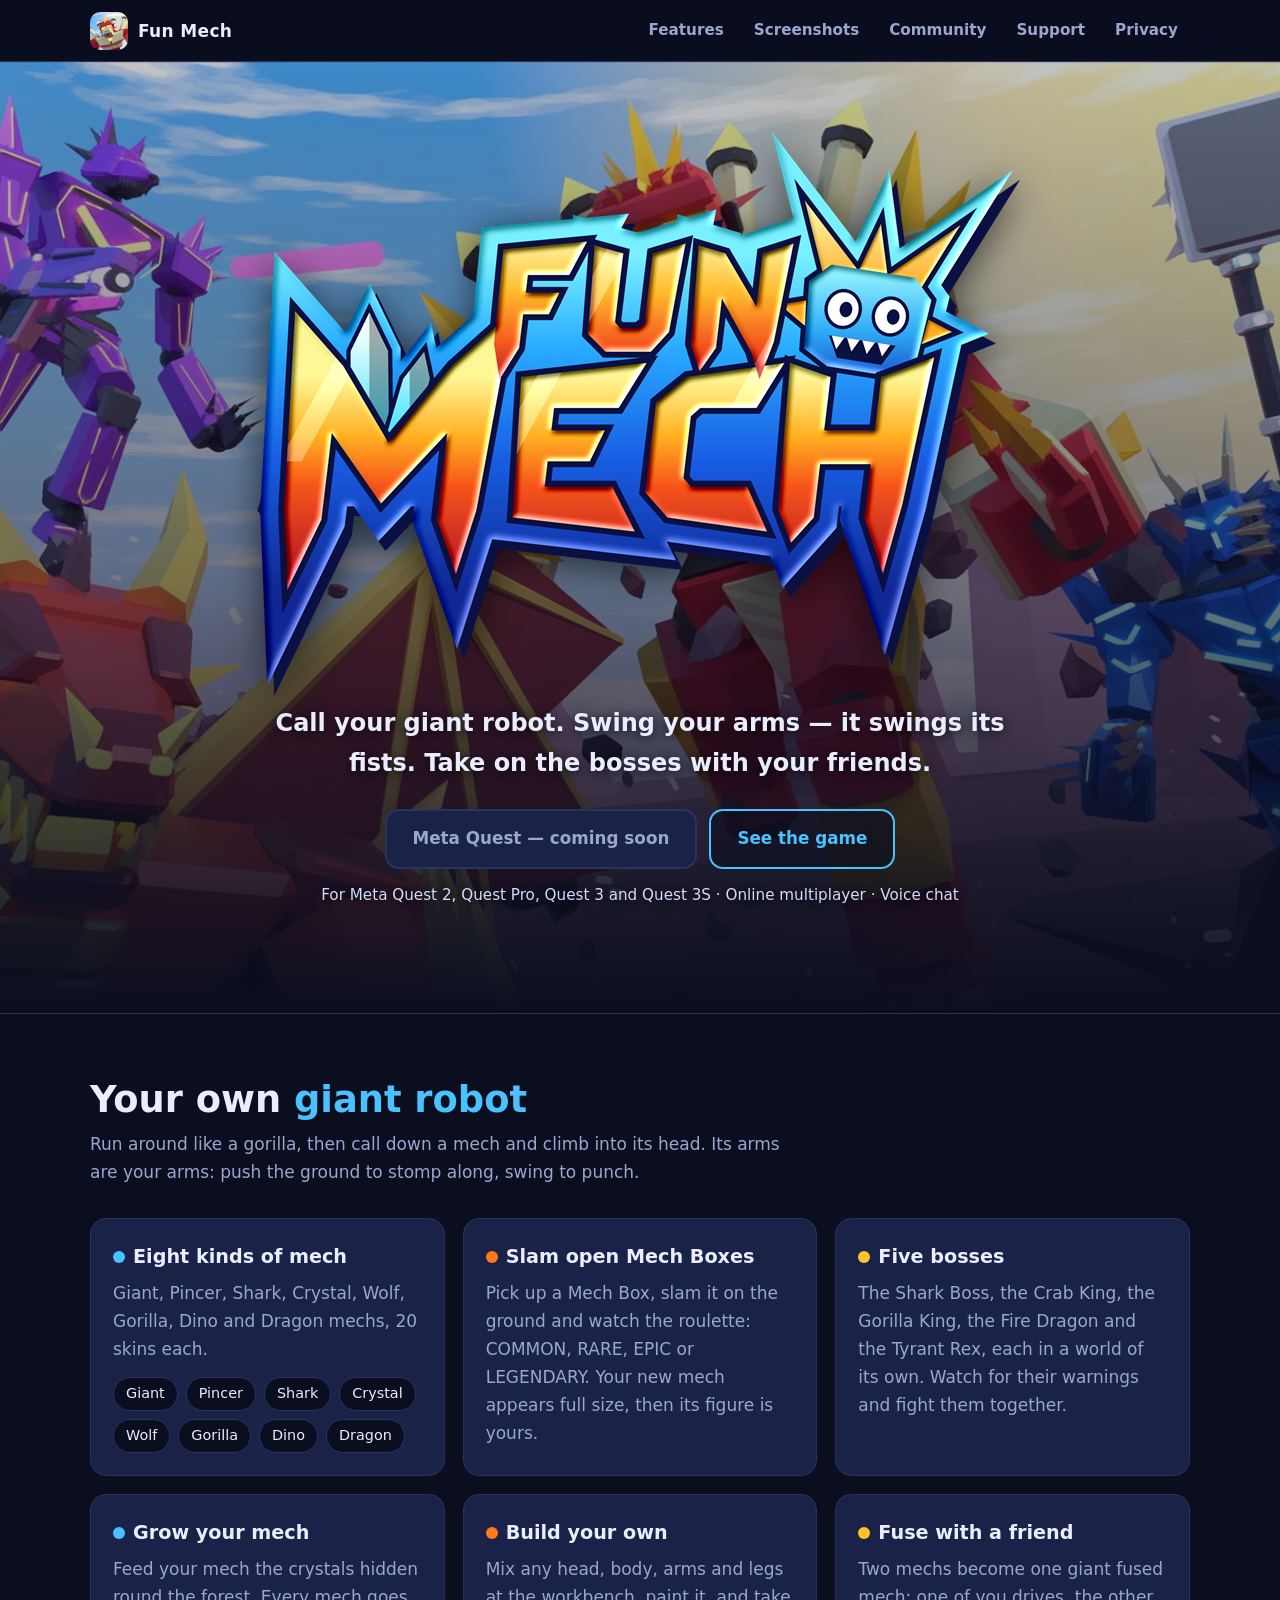
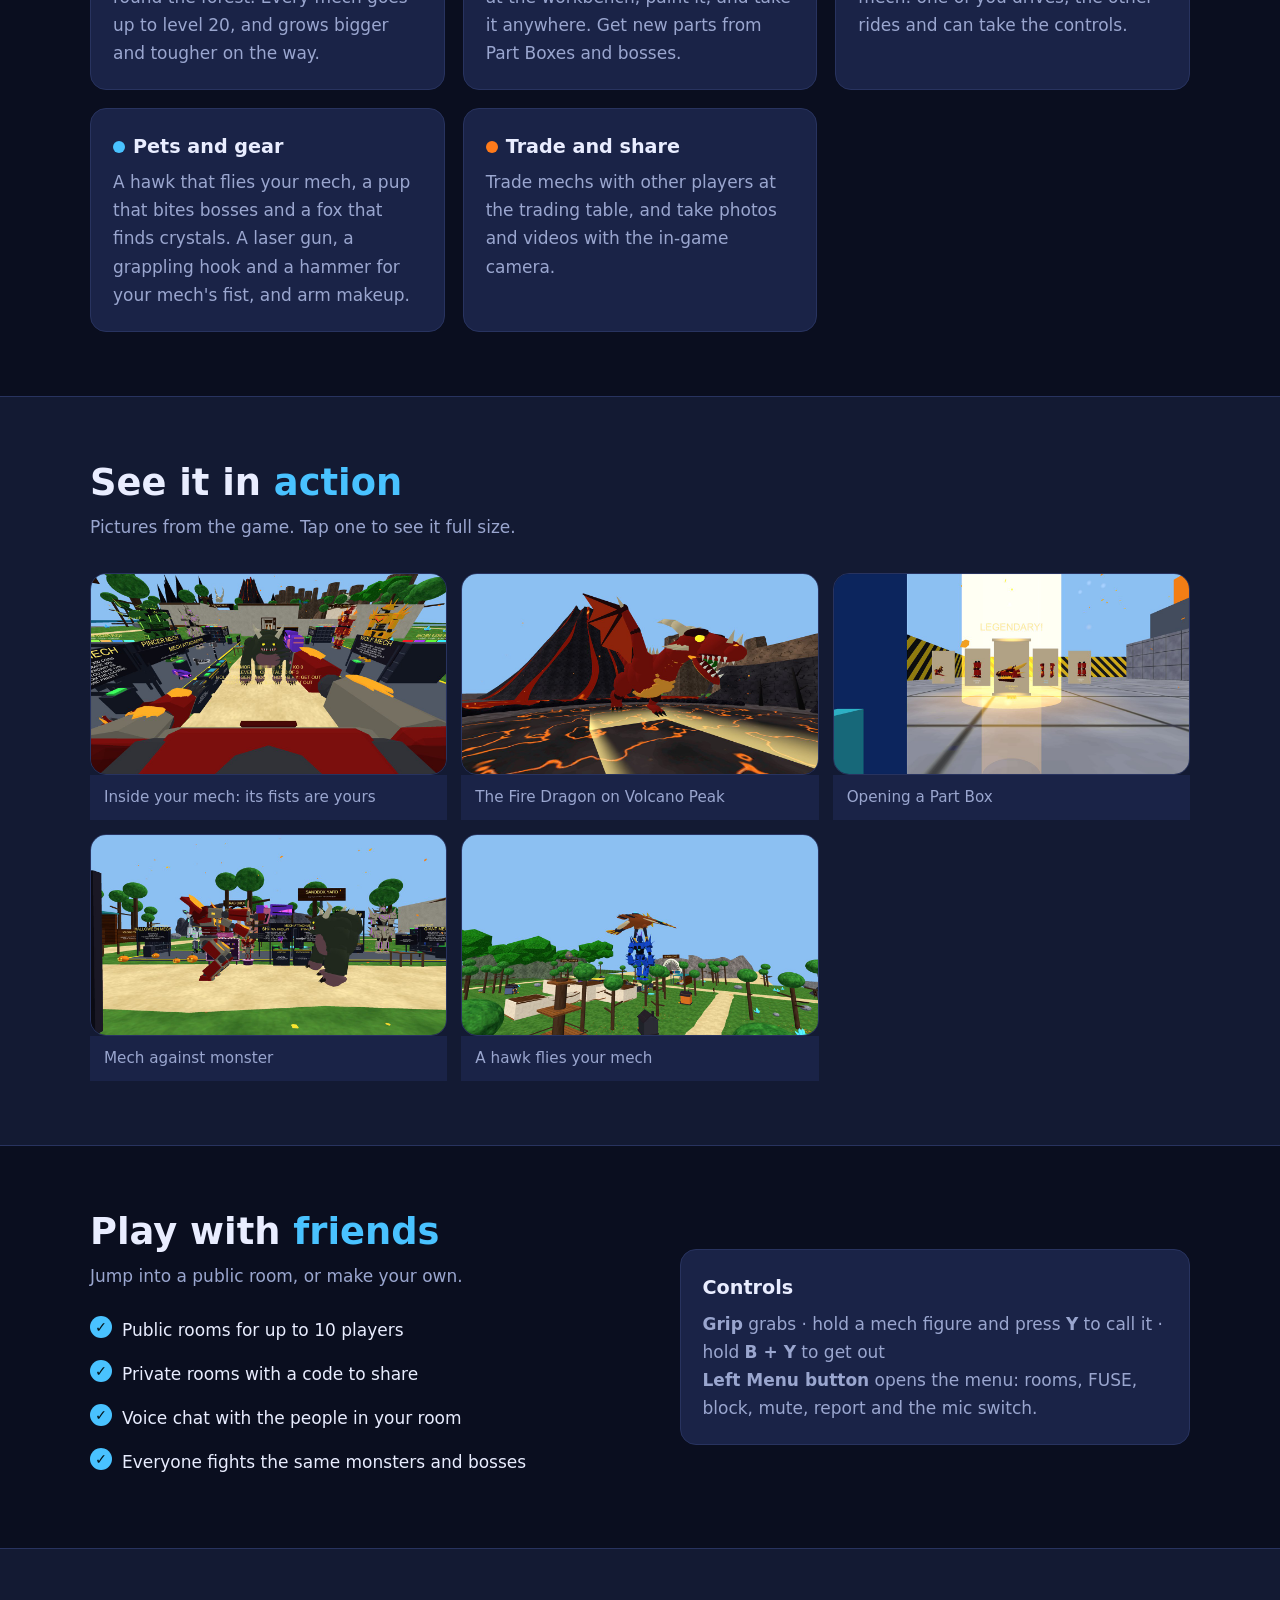
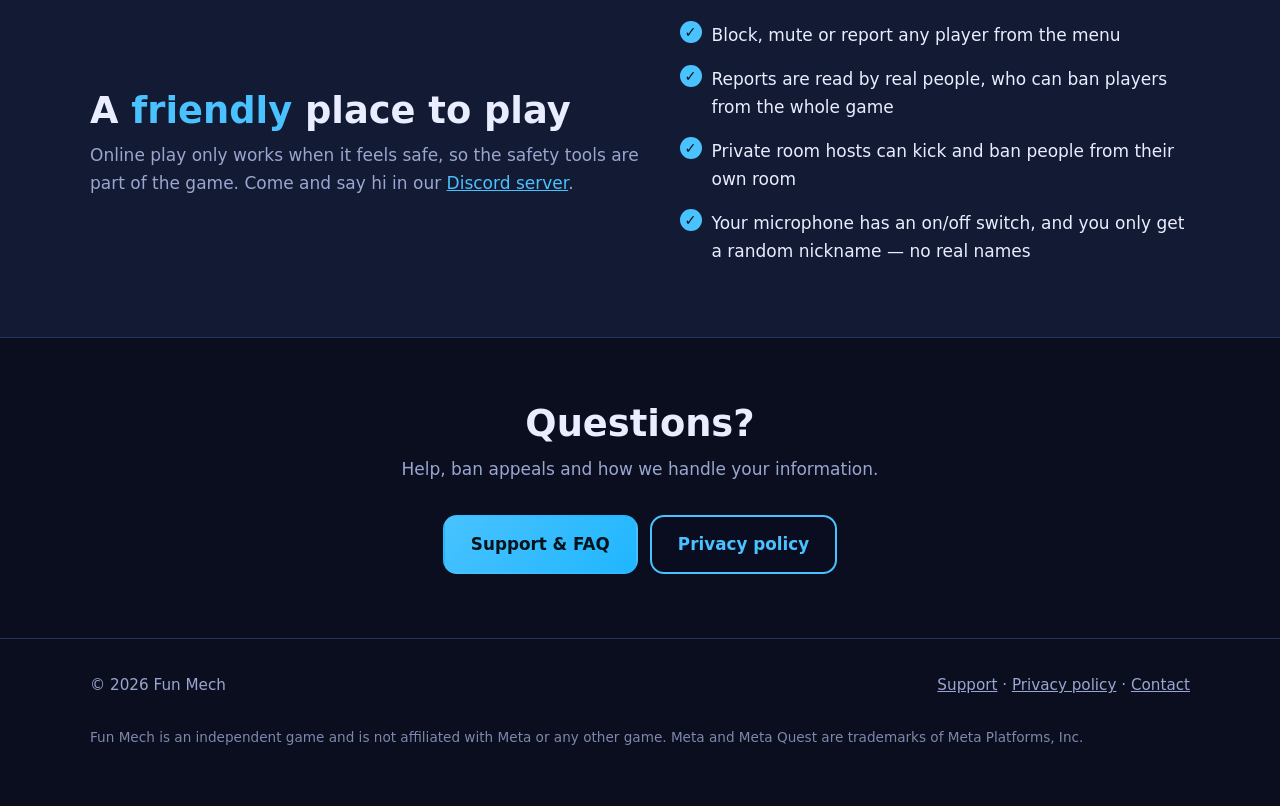
<file: index.html>
<!doctype html>
<html lang="en">
<head>
<meta charset="utf-8">
<meta name="viewport" content="width=device-width, initial-scale=1">
<title>Fun Mech - Giant robots, bosses and friends on Meta Quest</title>
<meta name="description" content="Call your own giant robot, fight five bosses, open Mech Boxes, build your own mech and fuse with friends. Online multiplayer with voice chat for Meta Quest.">
<meta property="og:title" content="Fun Mech">
<meta property="og:description" content="Call your own giant robot, fight five bosses, open Mech Boxes, build your own mech and fuse with friends. Online multiplayer for Meta Quest.">
<meta property="og:image" content="cover.jpg">
<meta name="theme-color" content="#0a0e1f">
<link rel="icon" href="icon.png">
<link rel="stylesheet" href="style.css">
</head>
<body>

<header class="bar">
  <div class="wrap">
    <a class="brand" href="index.html"><img src="icon.png" alt=""> Fun Mech</a>
    <nav>
      <a href="#features">Features</a>
      <a href="#screenshots">Screenshots</a>
      <a href="#community">Community</a>
      <a href="support.html">Support</a>
      <a href="privacy.html">Privacy</a>
    </nav>
  </div>
</header>

<main>
<div class="hero">
  <div class="inner wrap">
    <h1><img src="logo.png" alt="Fun Mech"><span>Fun Mech</span></h1>
    <p class="tagline">Call your giant robot. Swing your arms &mdash; it swings its fists. Take on the bosses with your friends.</p>
    <div class="cta">
      <!-- When the game is live on the Meta Horizon Store, put its address in the next line's href and remove the "soon" class and the "(coming soon)" text. -->
      <a class="btn soon" href="#" aria-disabled="true">Meta Quest &mdash; coming soon</a>
      <a class="btn ghost" href="#screenshots">See the game</a>
    </div>
    <p class="note">For Meta Quest 2, Quest Pro, Quest 3 and Quest 3S &middot; Online multiplayer &middot; Voice chat</p>
  </div>
</div>

<section id="features">
  <div class="wrap">
    <h2>Your own <em>giant robot</em></h2>
    <p class="lead">Run around like a gorilla, then call down a mech and climb into its head. Its arms are your arms: push the ground to stomp along, swing to punch.</p>
    <div class="cards">
      <div class="card"><h3><span class="dot"></span>Eight kinds of mech</h3><p>Giant, Pincer, Shark, Crystal, Wolf, Gorilla, Dino and Dragon mechs, 20 skins each.
        <span class="guns" style="display:flex"><span>Giant</span><span>Pincer</span><span>Shark</span><span>Crystal</span><span>Wolf</span><span>Gorilla</span><span>Dino</span><span>Dragon</span></span></p></div>
      <div class="card"><h3><span class="dot"></span>Slam open Mech Boxes</h3><p>Pick up a Mech Box, slam it on the ground and watch the roulette: COMMON, RARE, EPIC or LEGENDARY. Your new mech appears full size, then its figure is yours.</p></div>
      <div class="card"><h3><span class="dot"></span>Five bosses</h3><p>The Shark Boss, the Crab King, the Gorilla King, the Fire Dragon and the Tyrant Rex, each in a world of its own. Watch for their warnings and fight them together.</p></div>
      <div class="card"><h3><span class="dot"></span>Grow your mech</h3><p>Feed your mech the crystals hidden round the forest. Every mech goes up to level 20, and grows bigger and tougher on the way.</p></div>
      <div class="card"><h3><span class="dot"></span>Build your own</h3><p>Mix any head, body, arms and legs at the workbench, paint it, and take it anywhere. Get new parts from Part Boxes and bosses.</p></div>
      <div class="card"><h3><span class="dot"></span>Fuse with a friend</h3><p>Two mechs become one giant fused mech: one of you drives, the other rides and can take the controls.</p></div>
      <div class="card"><h3><span class="dot"></span>Pets and gear</h3><p>A hawk that flies your mech, a pup that bites bosses and a fox that finds crystals. A laser gun, a grappling hook and a hammer for your mech's fist, and arm makeup.</p></div>
      <div class="card"><h3><span class="dot"></span>Trade and share</h3><p>Trade mechs with other players at the trading table, and take photos and videos with the in-game camera.</p></div>
    </div>
  </div>
</section>

<section class="alt" id="screenshots">
  <div class="wrap">
    <h2>See it in <em>action</em></h2>
    <p class="lead">Pictures from the game. Tap one to see it full size.</p>
    <div class="shots">
      <figure><a href="shot-1.jpg"><img src="shot-1.jpg" alt="The view from a mech's head, its two big fists up, facing a monster at the Mech Bay" loading="lazy"></a><figcaption>Inside your mech: its fists are yours</figcaption></figure>
      <figure><a href="shot-2.jpg"><img src="shot-2.jpg" alt="The Fire Dragon boss swooping over the lava of Volcano Peak" loading="lazy"></a><figcaption>The Fire Dragon on Volcano Peak</figcaption></figure>
      <figure><a href="shot-3.jpg"><img src="shot-3.jpg" alt="A Part Box roulette stopping on a LEGENDARY dragon head in the Sandbox Yard" loading="lazy"></a><figcaption>Opening a Part Box</figcaption></figure>
      <figure><a href="shot-4.jpg"><img src="shot-4.jpg" alt="A red mech squaring up to a big monster beside the Mech Bay" loading="lazy"></a><figcaption>Mech against monster</figcaption></figure>
      <figure><a href="shot-5.jpg"><img src="shot-5.jpg" alt="A blue mech carried through the sky by its hawk pet" loading="lazy"></a><figcaption>A hawk flies your mech</figcaption></figure>
    </div>
  </div>
</section>

<section id="friends">
  <div class="wrap two">
    <div>
      <h2>Play with <em>friends</em></h2>
      <p class="lead" style="margin-bottom:18px">Jump into a public room, or make your own.</p>
      <ul class="tick">
        <li>Public rooms for up to 10 players</li>
        <li>Private rooms with a code to share</li>
        <li>Voice chat with the people in your room</li>
        <li>Everyone fights the same monsters and bosses</li>
      </ul>
    </div>
    <div class="card">
      <h3>Controls</h3>
      <p><strong>Grip</strong> grabs &middot; hold a mech figure and press <strong>Y</strong> to call it &middot; hold <strong>B + Y</strong> to get out<br>
         <strong>Left Menu button</strong> opens the menu: rooms, FUSE, block, mute, report and the mic switch.</p>
    </div>
  </div>
</section>

<section class="alt" id="community">
  <div class="wrap two">
    <div>
      <h2>A <em>friendly</em> place to play</h2>
      <p class="lead" style="margin-bottom:0">Online play only works when it feels safe, so the safety tools are part of the game. Come and say hi in our <a href="https://discord.gg/SXzyTDpCcC">Discord server</a>.</p>
    </div>
    <ul class="tick">
      <li>Block, mute or report any player from the menu</li>
      <li>Reports are read by real people, who can ban players from the whole game</li>
      <li>Private room hosts can kick and ban people from their own room</li>
      <li>Your microphone has an on/off switch, and you only get a random nickname &mdash; no real names</li>
    </ul>
  </div>
</section>

<section>
  <div class="wrap" style="text-align:center">
    <h2>Questions?</h2>
    <p class="lead" style="margin-inline:auto">Help, ban appeals and how we handle your information.</p>
    <div class="cta"><a class="btn primary" href="support.html">Support &amp; FAQ</a><a class="btn ghost" href="privacy.html">Privacy policy</a></div>
  </div>
</section>
</main>

<footer>
  <div class="wrap">
    <div>&copy; <span id="y">2026</span> Fun Mech</div>
    <div><a href="support.html">Support</a> &middot; <a href="privacy.html">Privacy policy</a> &middot; <a href="https://discord.gg/SXzyTDpCcC">Contact</a></div>
    <p class="fine">Fun Mech is an independent game and is not affiliated with Meta or any other game. Meta and Meta Quest are trademarks of Meta Platforms, Inc.</p>
  </div>
</footer>
<script>document.getElementById('y').textContent = new Date().getFullYear();</script>
</body>
</html>
</file>
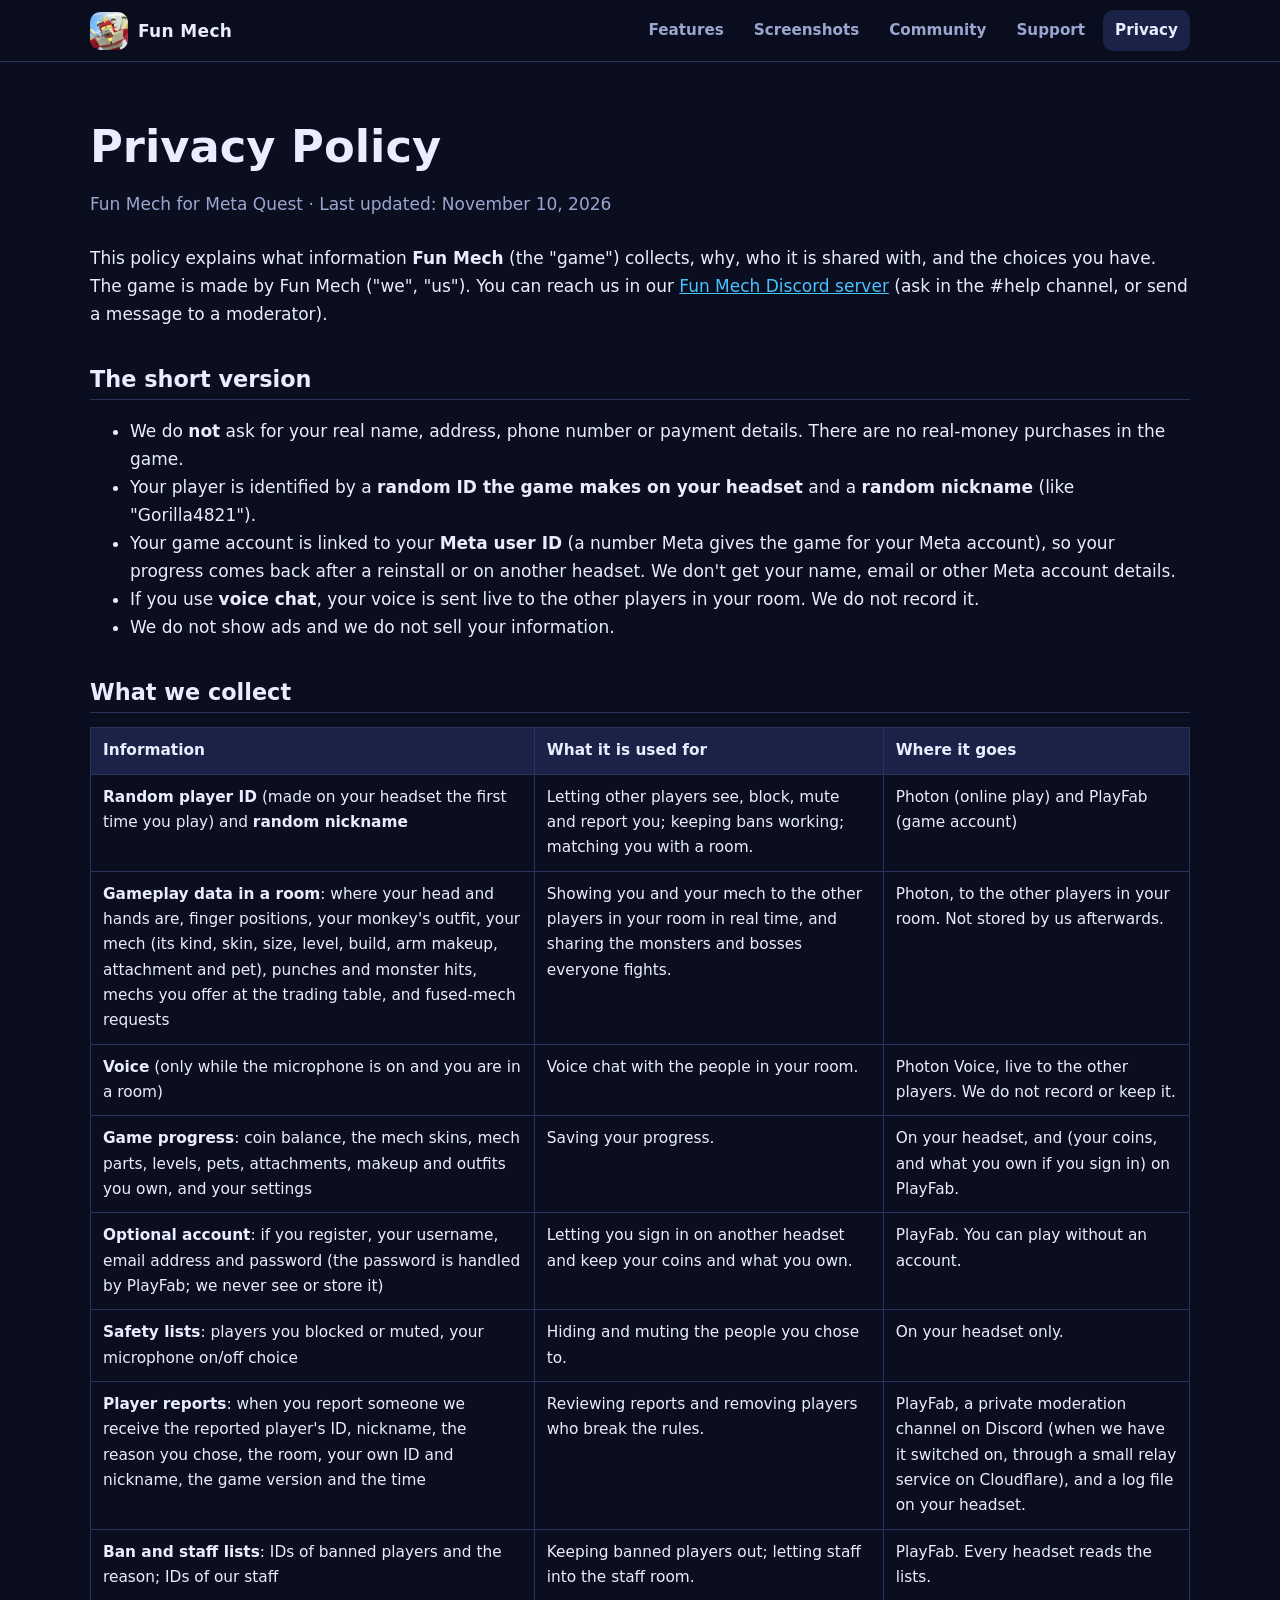
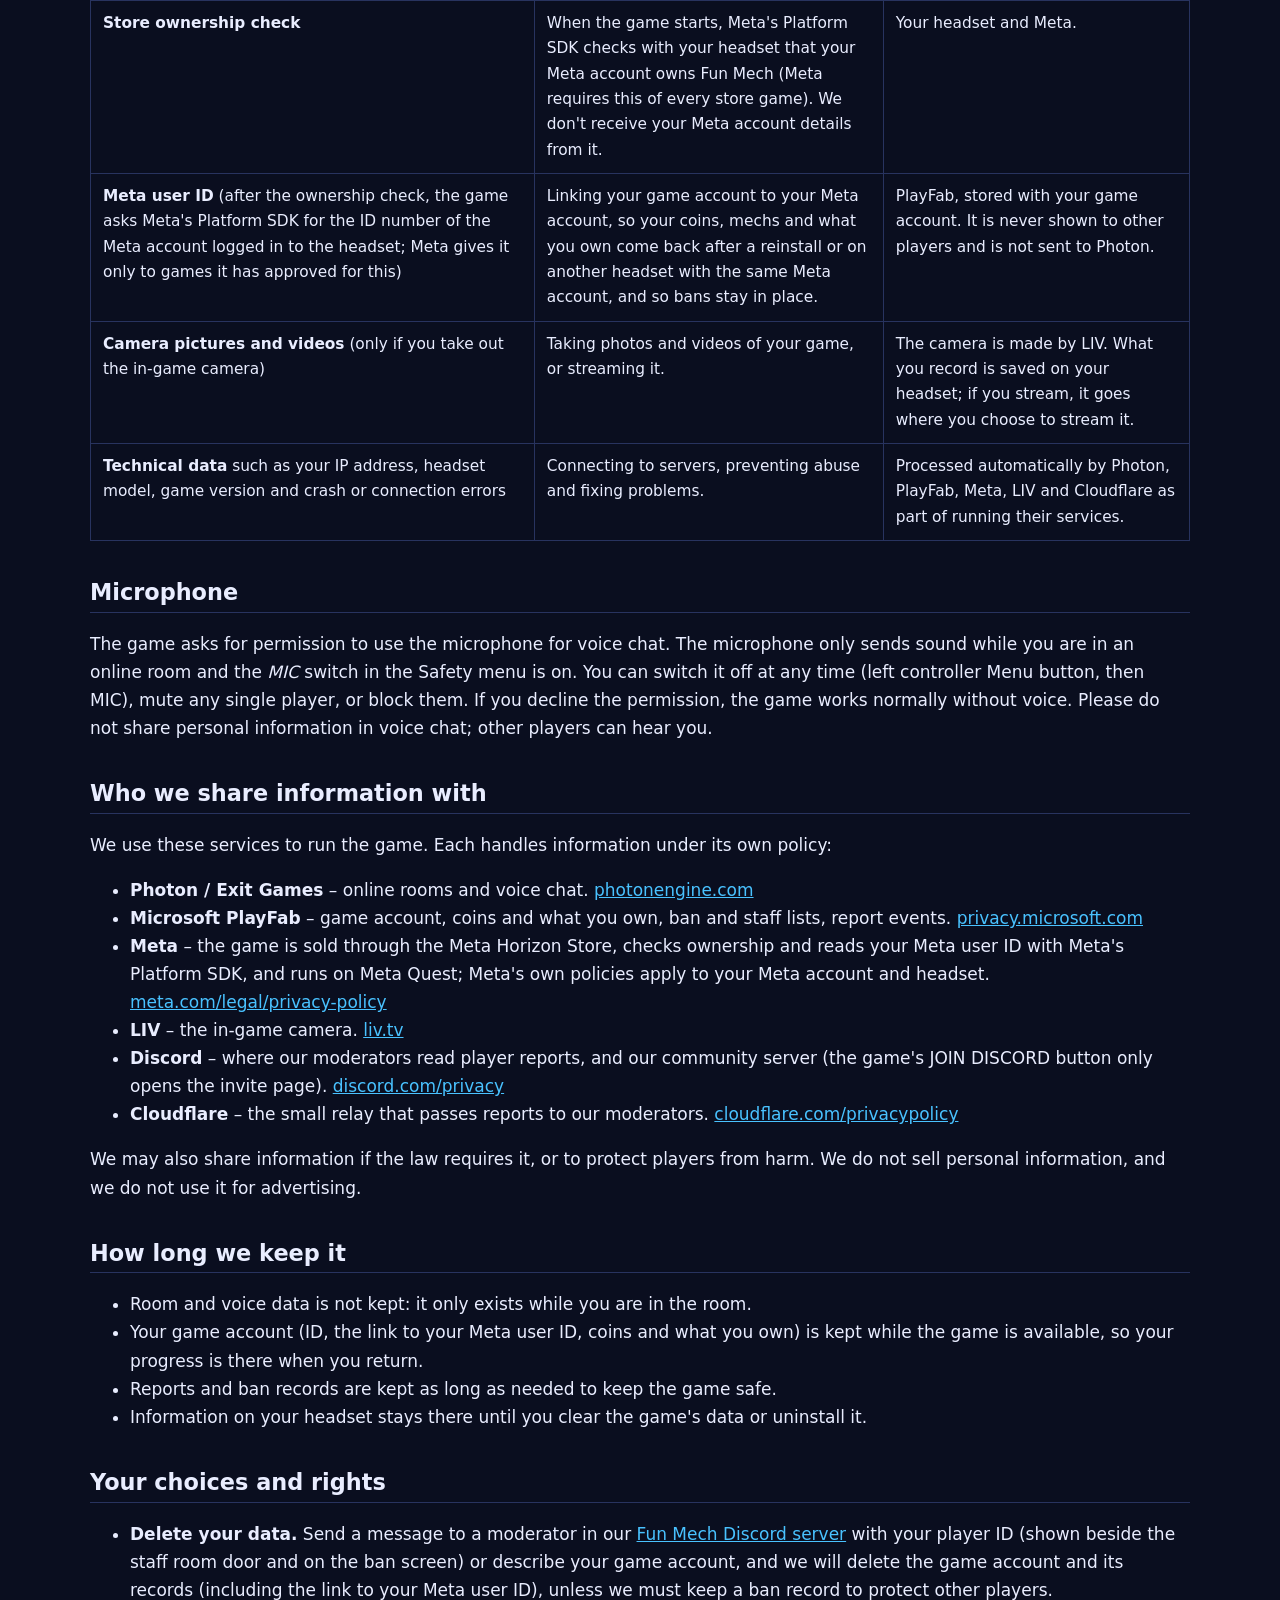
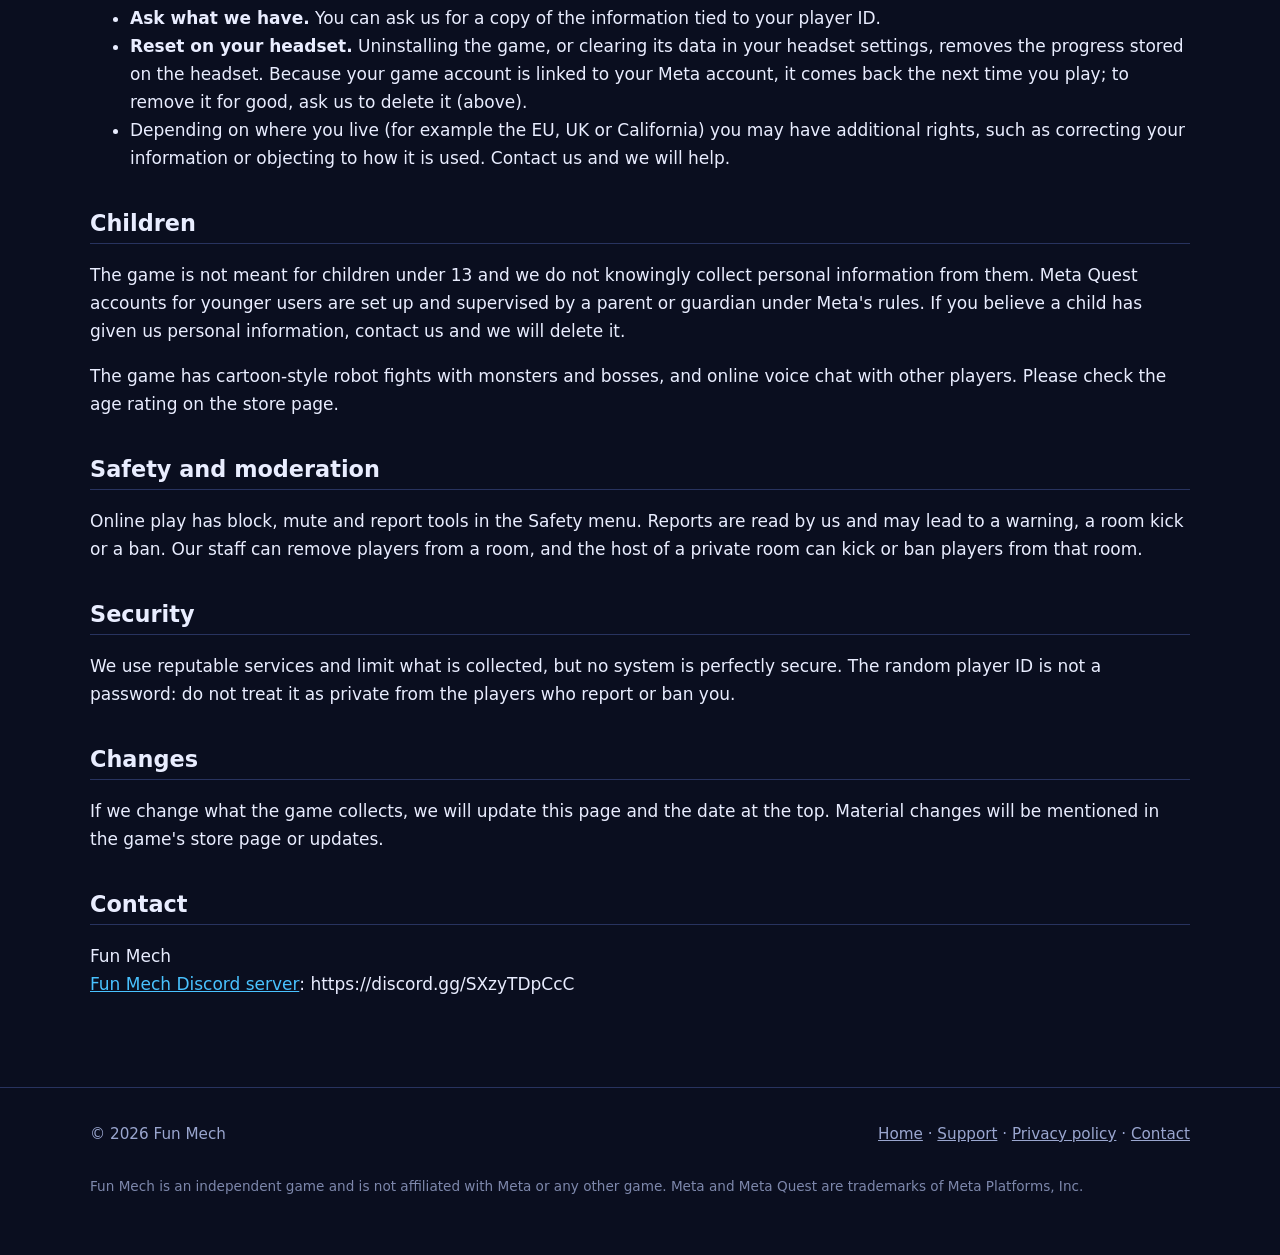
<file: privacy.html>
<!doctype html>
<html lang="en">
<head>
<meta charset="utf-8">
<meta name="viewport" content="width=device-width, initial-scale=1">
<title>Privacy Policy - Fun Mech</title>
<meta name="description" content="How Fun Mech handles your information.">
<meta name="theme-color" content="#0a0e1f">
<link rel="icon" href="icon.png">
<link rel="stylesheet" href="style.css">
</head>
<body>
<header class="bar">
  <div class="wrap">
    <a class="brand" href="index.html"><img src="icon.png" alt=""> Fun Mech</a>
    <nav>
      <a href="index.html#features">Features</a>
      <a href="index.html#screenshots">Screenshots</a>
      <a href="index.html#community">Community</a>
      <a href="support.html">Support</a>
      <a href="privacy.html" aria-current="page">Privacy</a>
    </nav>
  </div>
</header>
<main class="page"><div class="wrap">
<h1>Privacy Policy</h1>
<div class="meta">Fun Mech for Meta Quest &middot; Last updated: November 10, 2026</div>

<p>This policy explains what information <strong>Fun Mech</strong> (the "game") collects, why, who it is shared with, and the choices you have.
The game is made by Fun Mech ("we", "us"). You can reach us in our <a href="https://discord.gg/SXzyTDpCcC">Fun Mech Discord server</a> (ask in the #help channel, or send a message to a moderator).</p>

<h2>The short version</h2>
<ul>
  <li>We do <strong>not</strong> ask for your real name, address, phone number or payment details. There are no real-money purchases in the game.</li>
  <li>Your player is identified by a <strong>random ID the game makes on your headset</strong> and a <strong>random nickname</strong> (like "Gorilla4821").</li>
  <li>Your game account is linked to your <strong>Meta user ID</strong> (a number Meta gives the game for your Meta account), so your progress comes back after a reinstall or on another headset. We don't get your name, email or other Meta account details.</li>
  <li>If you use <strong>voice chat</strong>, your voice is sent live to the other players in your room. We do not record it.</li>
  <li>We do not show ads and we do not sell your information.</li>
</ul>

<h2>What we collect</h2>
<table>
<tr><th>Information</th><th>What it is used for</th><th>Where it goes</th></tr>
<tr><td><strong>Random player ID</strong> (made on your headset the first time you play) and <strong>random nickname</strong></td><td>Letting other players see, block, mute and report you; keeping bans working; matching you with a room.</td><td>Photon (online play) and PlayFab (game account)</td></tr>
<tr><td><strong>Gameplay data in a room</strong>: where your head and hands are, finger positions, your monkey's outfit, your mech (its kind, skin, size, level, build, arm makeup, attachment and pet), punches and monster hits, mechs you offer at the trading table, and fused-mech requests</td><td>Showing you and your mech to the other players in your room in real time, and sharing the monsters and bosses everyone fights.</td><td>Photon, to the other players in your room. Not stored by us afterwards.</td></tr>
<tr><td><strong>Voice</strong> (only while the microphone is on and you are in a room)</td><td>Voice chat with the people in your room.</td><td>Photon Voice, live to the other players. We do not record or keep it.</td></tr>
<tr><td><strong>Game progress</strong>: coin balance, the mech skins, mech parts, levels, pets, attachments, makeup and outfits you own, and your settings</td><td>Saving your progress.</td><td>On your headset, and (your coins, and what you own if you sign in) on PlayFab.</td></tr>
<tr><td><strong>Optional account</strong>: if you register, your username, email address and password (the password is handled by PlayFab; we never see or store it)</td><td>Letting you sign in on another headset and keep your coins and what you own.</td><td>PlayFab. You can play without an account.</td></tr>
<tr><td><strong>Safety lists</strong>: players you blocked or muted, your microphone on/off choice</td><td>Hiding and muting the people you chose to.</td><td>On your headset only.</td></tr>
<tr><td><strong>Player reports</strong>: when you report someone we receive the reported player's ID, nickname, the reason you chose, the room, your own ID and nickname, the game version and the time</td><td>Reviewing reports and removing players who break the rules.</td><td>PlayFab, a private moderation channel on Discord (when we have it switched on, through a small relay service on Cloudflare), and a log file on your headset.</td></tr>
<tr><td><strong>Ban and staff lists</strong>: IDs of banned players and the reason; IDs of our staff</td><td>Keeping banned players out; letting staff into the staff room.</td><td>PlayFab. Every headset reads the lists.</td></tr>
<tr><td><strong>Store ownership check</strong></td><td>When the game starts, Meta's Platform SDK checks with your headset that your Meta account owns Fun Mech (Meta requires this of every store game). We don't receive your Meta account details from it.</td><td>Your headset and Meta.</td></tr>
<tr><td><strong>Meta user ID</strong> (after the ownership check, the game asks Meta's Platform SDK for the ID number of the Meta account logged in to the headset; Meta gives it only to games it has approved for this)</td><td>Linking your game account to your Meta account, so your coins, mechs and what you own come back after a reinstall or on another headset with the same Meta account, and so bans stay in place.</td><td>PlayFab, stored with your game account. It is never shown to other players and is not sent to Photon.</td></tr>
<tr><td><strong>Camera pictures and videos</strong> (only if you take out the in-game camera)</td><td>Taking photos and videos of your game, or streaming it.</td><td>The camera is made by LIV. What you record is saved on your headset; if you stream, it goes where you choose to stream it.</td></tr>
<tr><td><strong>Technical data</strong> such as your IP address, headset model, game version and crash or connection errors</td><td>Connecting to servers, preventing abuse and fixing problems.</td><td>Processed automatically by Photon, PlayFab, Meta, LIV and Cloudflare as part of running their services.</td></tr>
</table>

<h2>Microphone</h2>
<p>The game asks for permission to use the microphone for voice chat. The microphone only sends sound while you are in an online room and the <em>MIC</em> switch in the Safety menu is on. You can switch it off at any time (left controller Menu button, then MIC), mute any single player, or block them. If you decline the permission, the game works normally without voice. Please do not share personal information in voice chat; other players can hear you.</p>

<h2>Who we share information with</h2>
<p>We use these services to run the game. Each handles information under its own policy:</p>
<ul>
  <li><strong>Photon / Exit Games</strong> &ndash; online rooms and voice chat. <a href="https://www.photonengine.com/en-US/Photon/privacy-policy">photonengine.com</a></li>
  <li><strong>Microsoft PlayFab</strong> &ndash; game account, coins and what you own, ban and staff lists, report events. <a href="https://privacy.microsoft.com/">privacy.microsoft.com</a></li>
  <li><strong>Meta</strong> &ndash; the game is sold through the Meta Horizon Store, checks ownership and reads your Meta user ID with Meta's Platform SDK, and runs on Meta Quest; Meta's own policies apply to your Meta account and headset. <a href="https://www.meta.com/legal/privacy-policy/">meta.com/legal/privacy-policy</a></li>
  <li><strong>LIV</strong> &ndash; the in-game camera. <a href="https://www.liv.tv/">liv.tv</a></li>
  <li><strong>Discord</strong> &ndash; where our moderators read player reports, and our community server (the game's JOIN DISCORD button only opens the invite page). <a href="https://discord.com/privacy">discord.com/privacy</a></li>
  <li><strong>Cloudflare</strong> &ndash; the small relay that passes reports to our moderators. <a href="https://www.cloudflare.com/privacypolicy/">cloudflare.com/privacypolicy</a></li>
</ul>
<p>We may also share information if the law requires it, or to protect players from harm. We do not sell personal information, and we do not use it for advertising.</p>

<h2>How long we keep it</h2>
<ul>
  <li>Room and voice data is not kept: it only exists while you are in the room.</li>
  <li>Your game account (ID, the link to your Meta user ID, coins and what you own) is kept while the game is available, so your progress is there when you return.</li>
  <li>Reports and ban records are kept as long as needed to keep the game safe.</li>
  <li>Information on your headset stays there until you clear the game's data or uninstall it.</li>
</ul>

<h2>Your choices and rights</h2>
<ul>
  <li><strong>Delete your data.</strong> Send a message to a moderator in our <a href="https://discord.gg/SXzyTDpCcC">Fun Mech Discord server</a> with your player ID (shown beside the staff room door and on the ban screen) or describe your game account, and we will delete the game account and its records (including the link to your Meta user ID), unless we must keep a ban record to protect other players.</li>
  <li><strong>Ask what we have.</strong> You can ask us for a copy of the information tied to your player ID.</li>
  <li><strong>Reset on your headset.</strong> Uninstalling the game, or clearing its data in your headset settings, removes the progress stored on the headset. Because your game account is linked to your Meta account, it comes back the next time you play; to remove it for good, ask us to delete it (above).</li>
  <li>Depending on where you live (for example the EU, UK or California) you may have additional rights, such as correcting your information or objecting to how it is used. Contact us and we will help.</li>
</ul>

<h2>Children</h2>
<p>The game is not meant for children under 13 and we do not knowingly collect personal information from them. Meta Quest accounts for younger users are set up and supervised by a parent or guardian under Meta's rules. If you believe a child has given us personal information, contact us and we will delete it.</p>
<p>The game has cartoon-style robot fights with monsters and bosses, and online voice chat with other players. Please check the age rating on the store page.</p>

<h2>Safety and moderation</h2>
<p>Online play has block, mute and report tools in the Safety menu. Reports are read by us and may lead to a warning, a room kick or a ban. Our staff can remove players from a room, and the host of a private room can kick or ban players from that room.</p>

<h2>Security</h2>
<p>We use reputable services and limit what is collected, but no system is perfectly secure. The random player ID is not a password: do not treat it as private from the players who report or ban you.</p>

<h2>Changes</h2>
<p>If we change what the game collects, we will update this page and the date at the top. Material changes will be mentioned in the game's store page or updates.</p>

<h2>Contact</h2>
<p>Fun Mech<br><a href="https://discord.gg/SXzyTDpCcC">Fun Mech Discord server</a>: https://discord.gg/SXzyTDpCcC</p>
</div></main>
<footer>
  <div class="wrap">
    <div>&copy; <span id="y">2026</span> Fun Mech</div>
    <div><a href="index.html">Home</a> &middot; <a href="support.html">Support</a> &middot; <a href="privacy.html">Privacy policy</a> &middot; <a href="https://discord.gg/SXzyTDpCcC">Contact</a></div>
    <p class="fine">Fun Mech is an independent game and is not affiliated with Meta or any other game. Meta and Meta Quest are trademarks of Meta Platforms, Inc.</p>
  </div>
</footer>
<script>document.getElementById('y').textContent = new Date().getFullYear();</script>
</body>
</html>
</file>
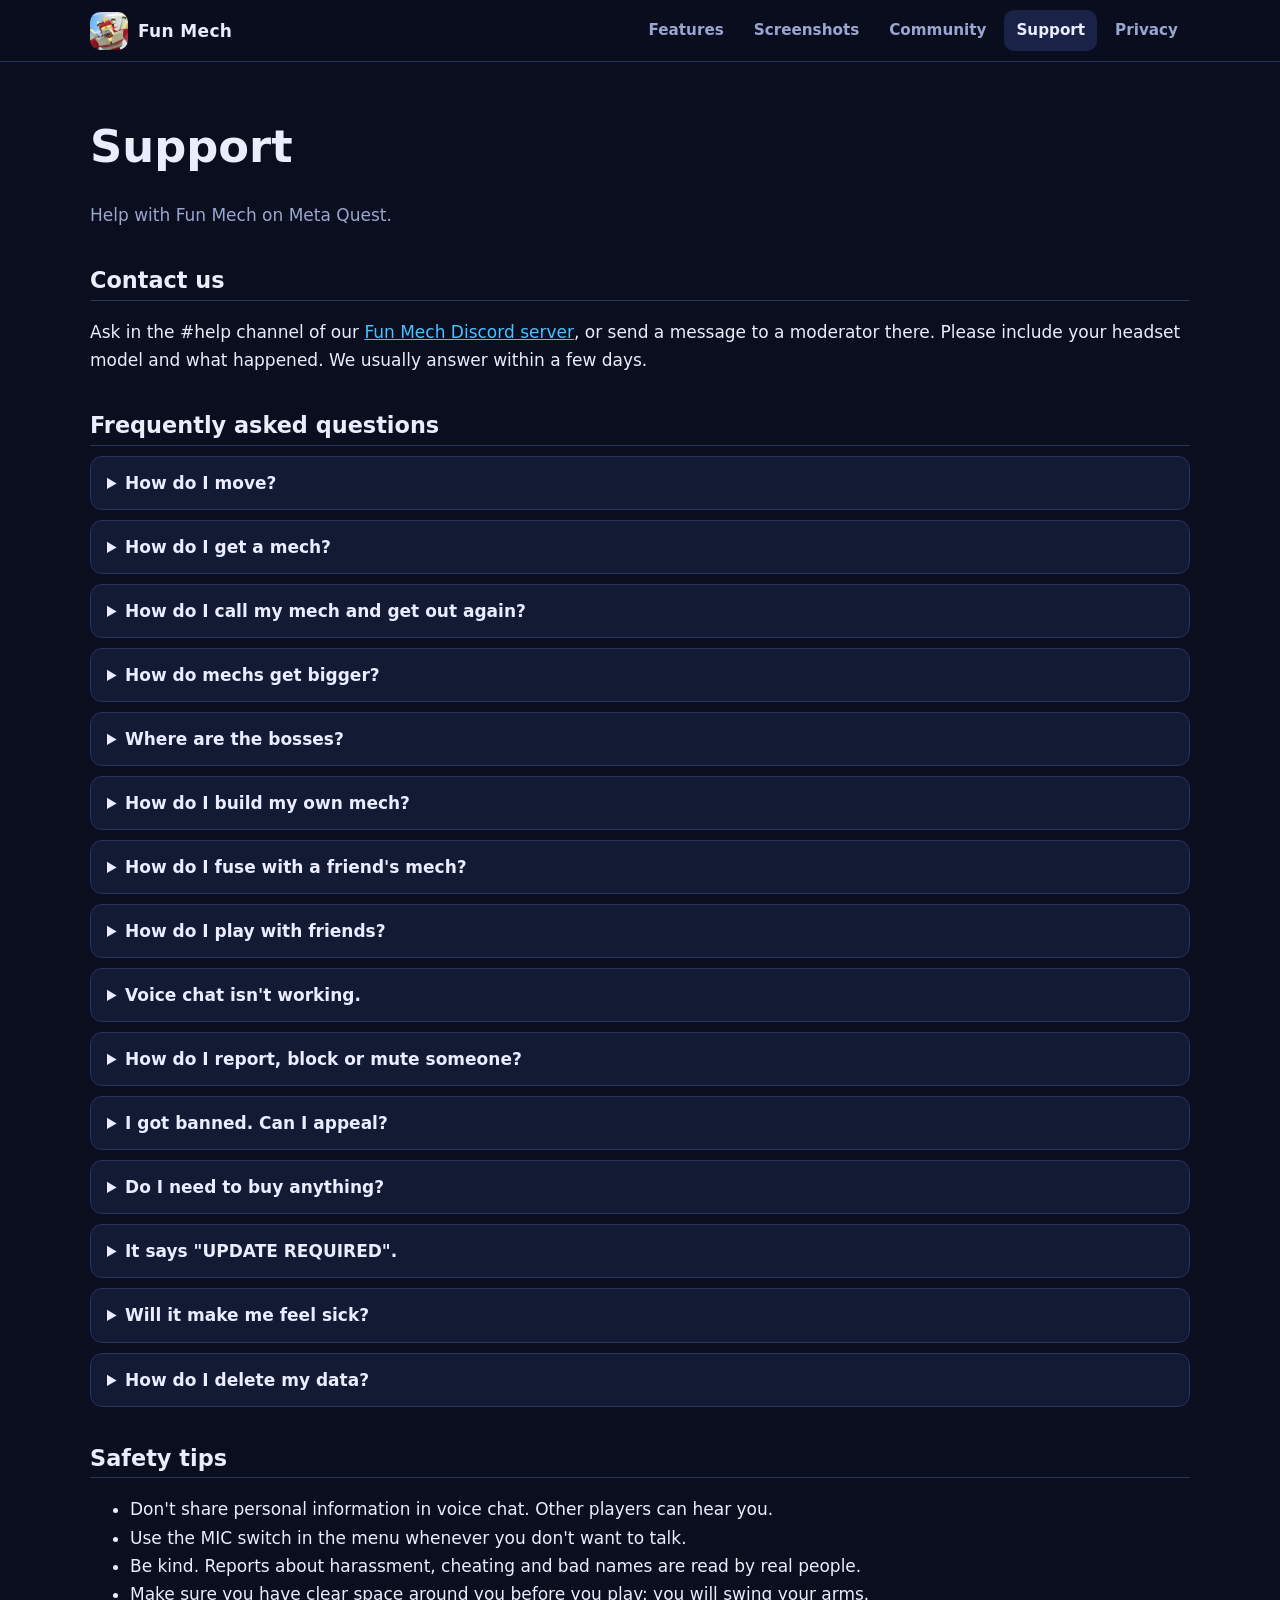
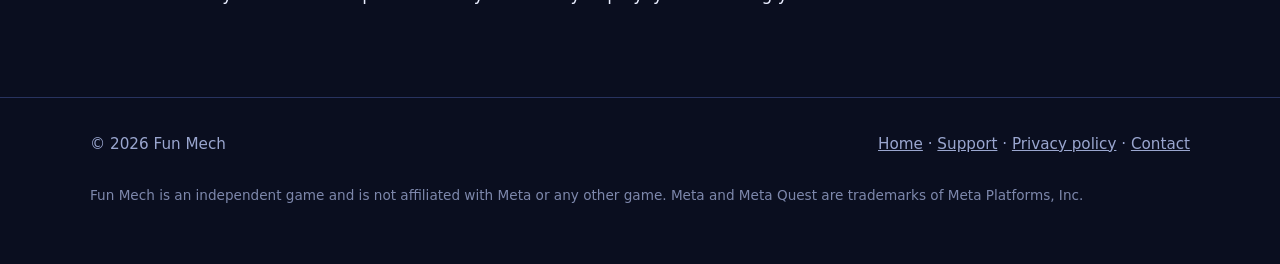
<file: support.html>
<!doctype html>
<html lang="en">
<head>
<meta charset="utf-8">
<meta name="viewport" content="width=device-width, initial-scale=1">
<title>Support - Fun Mech</title>
<meta name="description" content="Help, FAQ, ban appeals and safety for Fun Mech on Meta Quest.">
<meta name="theme-color" content="#0a0e1f">
<link rel="icon" href="icon.png">
<link rel="stylesheet" href="style.css">
</head>
<body>
<header class="bar">
  <div class="wrap">
    <a class="brand" href="index.html"><img src="icon.png" alt=""> Fun Mech</a>
    <nav>
      <a href="index.html#features">Features</a>
      <a href="index.html#screenshots">Screenshots</a>
      <a href="index.html#community">Community</a>
      <a href="support.html" aria-current="page">Support</a>
      <a href="privacy.html">Privacy</a>
    </nav>
  </div>
</header>
<main class="page"><div class="wrap"><h1>Support</h1>
<p class="meta">Help with Fun Mech on Meta Quest.</p>

<h2>Contact us</h2>
<p>Ask in the #help channel of our <a href="https://discord.gg/SXzyTDpCcC">Fun Mech Discord server</a>, or send a message to a moderator there. Please include your headset model and what happened. We usually answer within a few days.</p>

<h2>Frequently asked questions</h2>

<details><summary>How do I move?</summary><p>Push your hands against the ground, walls and trees and swing your arms to run and jump, like a gorilla. No sticks needed.</p></details>

<details><summary>How do I get a mech?</summary><p>Go out of the south door to the <b>Mech Bay</b>. Touch a mech's green button twice to buy its <b>Mech Box</b> (300 coins). Pick the box up with grip and <b>slam it on the ground</b> to open it. The little figure that comes out is your mech: put it at your left hip to holster it.</p></details>

<details><summary>How do I call my mech and get out again?</summary><p>Outside, take the figure from your hip, hold it and press <b>Y</b> (or B). Your mech drops in and you are in its head. Your arms are its arms: push the ground with its hands to walk, and punch. Hold <b>B and Y</b> together to get out.</p></details>

<details><summary>How do mechs get bigger?</summary><p>Find the glowing <b>crystals</b> in the forest (monsters drop them too). Close your mech's fist on one and bring it up to its head. Each mech goes up to level 20, and grows every 5 levels: at level 20 it's twice the size.</p></details>

<details><summary>Where are the bosses?</summary><p>Follow the paths through the gates in the forest walls: the Shark Boss in Shark Cove, the Crab King on Crab Shore, the Gorilla King in the Gorilla Temple, the Fire Dragon on Volcano Peak and the Tyrant Rex in Dino Valley. Everyone who hurts a boss gets coins, a Mech Box and a Part Box when it falls.</p></details>

<details><summary>How do I build my own mech?</summary><p>Stand on the blue pad behind the Mech Bay to go to the <b>Sandbox Yard</b>. At the workbench, pick a head, body, arms and legs and three colours. You start with the Giant mech's parts; more come out of <b>Part Boxes</b> (the kiosk beside the workbench, and bosses). <b>TAKE IT WITH YOU</b> puts its figure in your holster so you can call it anywhere.</p></details>

<details><summary>How do I fuse with a friend's mech?</summary><p>Both of you call your mechs. Open the menu (left Menu button), go to <b>FUSE</b> and ask your friend. When they say YES, you become one giant mech. The rider can hold <b>A and X</b> to take the controls. Hold B and Y to split apart.</p></details>

<details><summary>How do I play with friends?</summary><p>Press the left Menu button, open <b>ROOMS</b>, then <b>NEW CODE</b> to make a private room. Tell your friends the code. They open ROOMS, type the code and press <b>JOIN CODE</b>.</p></details>

<details><summary>Voice chat isn't working.</summary><p>Check three things: the game has microphone permission (Quest Settings &rarr; Apps &rarr; permissions), the <b>MIC</b> switch in the menu says MIC ON, and you are in an online room. You won't hear anyone you muted or blocked.</p></details>

<details><summary>How do I report, block or mute someone?</summary><p>Press the left Menu button. Every other player in the room is listed with <b>MUTE</b>, <b>BLOCK</b> and <b>REPORT</b> buttons. Touch a button with your hand. When you report, pick a reason. Blocked players disappear for you.</p></details>

<details><summary>I got banned. Can I appeal?</summary><p>Yes. Send a message to a moderator in our <a href="https://discord.gg/SXzyTDpCcC">Fun Mech Discord server</a> with your <b>player ID</b> (shown on the ban screen) and a short explanation. Temporary bans end by themselves on the date shown on the ban screen.</p></details>

<details><summary>Do I need to buy anything?</summary><p>No. There are no purchases with real money. Coins are earned by beating monsters and bosses, and spent on Mech Boxes, Part Boxes, pets, attachments and makeup.</p></details>

<details><summary>It says "UPDATE REQUIRED".</summary><p>A new version of the game is out. Close the game and update it from your Library on the headset.</p></details>

<details><summary>Will it make me feel sick?</summary><p>Moving on foot is physical (your arms). Inside a mech you look out from high up and the mech moves with your arms, which some people find more intense. Take breaks, and stop if you feel unwell.</p></details>

<details><summary>How do I delete my data?</summary><p>See the <a href="privacy.html">privacy policy</a>. Send a message to a moderator on our Discord server and we will delete your game account. Uninstalling the game removes everything stored on your headset.</p></details>

<h2>Safety tips</h2>
<ul>
  <li>Don't share personal information in voice chat. Other players can hear you.</li>
  <li>Use the MIC switch in the menu whenever you don't want to talk.</li>
  <li>Be kind. Reports about harassment, cheating and bad names are read by real people.</li>
  <li>Make sure you have clear space around you before you play: you will swing your arms.</li>
</ul></div></main>
<footer>
  <div class="wrap">
    <div>&copy; <span id="y">2026</span> Fun Mech</div>
    <div><a href="index.html">Home</a> &middot; <a href="support.html">Support</a> &middot; <a href="privacy.html">Privacy policy</a> &middot; <a href="https://discord.gg/SXzyTDpCcC">Contact</a></div>
    <p class="fine">Fun Mech is an independent game and is not affiliated with Meta or any other game. Meta and Meta Quest are trademarks of Meta Platforms, Inc.</p>
  </div>
</footer>
<script>document.getElementById('y').textContent = new Date().getFullYear();</script>
</body>
</html>
</file>
<file: style.css>
/* Fun Gun - website styles (shared by every page) */
:root {
  --bg: #0a0e1f;
  --panel: #131a33;
  --panel2: #1a2347;
  --text: #e9edff;
  --muted: #9aa6cf;
  --teal: #49c2ff;
  --pink: #ff7a1a;
  --gold: #ffc42a;
  --line: #28335f;
  --radius: 16px;
}
* { box-sizing: border-box; }
html { scroll-behavior: smooth; }
body {
  margin: 0;
  background: var(--bg);
  color: var(--text);
  font: 17px/1.65 system-ui, -apple-system, "Segoe UI", Roboto, Arial, sans-serif;
}
a { color: var(--teal); }
img { max-width: 100%; display: block; }
.wrap { width: min(1100px, 100% - 40px); margin-inline: auto; }

/* ---------- top bar ---------- */
.bar { position: sticky; top: 0; z-index: 10; background: rgba(10, 14, 31, .88); backdrop-filter: blur(10px); border-bottom: 1px solid var(--line); }
.bar .wrap { display: flex; align-items: center; justify-content: space-between; gap: 16px; padding-block: 10px; }
.brand { display: flex; align-items: center; gap: 10px; color: var(--text); text-decoration: none; font-weight: 900; letter-spacing: .02em; }
.brand img { width: 38px; height: 38px; border-radius: 10px; }
nav { display: flex; gap: 6px; flex-wrap: wrap; }
nav a { color: var(--muted); text-decoration: none; padding: 8px 12px; border-radius: 10px; font-weight: 600; font-size: .95rem; }
nav a:hover, nav a[aria-current="page"] { color: var(--text); background: var(--panel2); }

/* ---------- hero ---------- */
.hero { position: relative; min-height: min(78vh, 680px); display: grid; place-items: center; text-align: center; overflow: hidden; border-bottom: 1px solid var(--line); }
.hero::before { content: ""; position: absolute; inset: 0; background: url("cover.jpg") center / cover; filter: saturate(1.1); }
.hero::after { content: ""; position: absolute; inset: 0; background: linear-gradient(180deg, rgba(10, 14, 31, .25) 0%, rgba(10, 14, 31, .55) 55%, var(--bg) 100%); }
.hero .inner { position: relative; z-index: 1; padding: 70px 0 90px; }
.hero h1 { margin: 0 auto 8px; width: min(760px, 92%); }
.hero h1 img { margin-inline: auto; filter: drop-shadow(0 6px 18px rgba(0, 0, 0, .6)); }
.hero h1 span { position: absolute; width: 1px; height: 1px; overflow: hidden; clip: rect(0 0 0 0); }
.tagline { font-size: clamp(1.1rem, 2.6vw, 1.5rem); font-weight: 700; margin: 8px auto 26px; max-width: 760px; text-shadow: 0 2px 12px rgba(0, 0, 0, .8); }
.cta { display: flex; justify-content: center; gap: 12px; flex-wrap: wrap; }
.btn { display: inline-block; padding: 14px 26px; border-radius: 14px; font-weight: 800; text-decoration: none; border: 2px solid transparent; font-size: 1.05rem; }
.btn.primary { background: linear-gradient(135deg, var(--teal), #20b6ff); color: #04141a; }
.btn.primary:hover { filter: brightness(1.1); }
.btn.ghost { border-color: var(--teal); color: var(--teal); background: rgba(10, 14, 31, .55); }
.btn.soon { background: var(--panel2); color: var(--muted); border-color: var(--line); cursor: default; }
.note { color: #d3dcff; font-size: .95rem; margin-top: 14px; text-shadow: 0 1px 8px rgba(0, 0, 0, .8); }

/* ---------- sections ---------- */
section { padding: 64px 0; }
section.alt { background: var(--panel); border-block: 1px solid var(--line); }
h2 { font-size: clamp(1.6rem, 4vw, 2.3rem); margin: 0 0 8px; line-height: 1.2; }
h2 em { font-style: normal; color: var(--teal); }
.lead { color: var(--muted); max-width: 700px; margin: 0 0 32px; }

.cards { display: grid; gap: 18px; grid-template-columns: repeat(auto-fit, minmax(300px, 1fr)); }
.card { background: var(--panel2); border: 1px solid var(--line); border-radius: var(--radius); padding: 22px; }
section.alt .card { background: var(--bg); }
.card h3 { margin: 0 0 6px; font-size: 1.2rem; }
.card h3 .dot { display: inline-block; width: 12px; height: 12px; border-radius: 50%; margin-right: 8px; background: var(--teal); }
.card:nth-child(3n+2) h3 .dot { background: var(--pink); }
.card:nth-child(3n) h3 .dot { background: var(--gold); }
.card p { margin: 0; color: var(--muted); }

.guns { display: flex; flex-wrap: wrap; gap: 8px; margin-top: 14px; }
.guns span { background: var(--bg); border: 1px solid var(--line); border-radius: 999px; padding: 4px 12px; font-size: .9rem; color: var(--text); }
.guns span.scifi { border-color: var(--teal); color: var(--teal); }

.shots { display: grid; gap: 14px; grid-template-columns: repeat(auto-fit, minmax(300px, 1fr)); }
.shots a { display: block; border-radius: var(--radius); overflow: hidden; border: 1px solid var(--line); background: #000; }
.shots img { width: 100%; aspect-ratio: 16 / 9; object-fit: cover; transition: transform .25s; }
.shots a:hover img { transform: scale(1.04); }
.shots figcaption { padding: 10px 14px; font-size: .95rem; color: var(--muted); background: var(--panel2); }
.shots figure { margin: 0; }

.two { display: grid; gap: 28px; grid-template-columns: 1fr; align-items: center; }
@media (min-width: 800px) { .two { grid-template-columns: 1.1fr 1fr; } }
ul.tick { list-style: none; padding: 0; margin: 0; }
ul.tick li { padding: 8px 0 8px 32px; position: relative; }
ul.tick li::before { content: "\2713"; position: absolute; left: 0; top: 8px; width: 22px; height: 22px; border-radius: 50%; background: var(--teal); color: #04141a; font-weight: 900; text-align: center; line-height: 22px; font-size: .9rem; }

/* ---------- text pages ---------- */
.page { padding: 48px 0 72px; }
.page h1 { font-size: clamp(2rem, 5vw, 2.8rem); margin: 0 0 6px; }
.page h2 { margin-top: 38px; font-size: 1.4rem; border-bottom: 1px solid var(--line); padding-bottom: 6px; }
.page .meta { color: var(--muted); margin-bottom: 26px; }
.page table { width: 100%; border-collapse: collapse; margin: 14px 0; font-size: .96rem; }
.page th, .page td { border: 1px solid var(--line); padding: 10px 12px; text-align: left; vertical-align: top; }
.page th { background: var(--panel2); }
.page details { background: var(--panel); border: 1px solid var(--line); border-radius: 12px; padding: 12px 16px; margin: 10px 0; }
.page summary { cursor: pointer; font-weight: 700; }
.page details p { margin: 10px 0 0; color: var(--muted); }
.fill { background: #4a3d00; color: #ffe27a; padding: 0 5px; border-radius: 4px; }

/* ---------- footer ---------- */
footer { border-top: 1px solid var(--line); padding: 34px 0 44px; color: var(--muted); font-size: .95rem; }
footer .wrap { display: flex; flex-wrap: wrap; gap: 14px 30px; justify-content: space-between; }
footer a { color: var(--muted); }
footer a:hover { color: var(--teal); }
.fine { width: 100%; font-size: .85rem; opacity: .8; }
</file>
